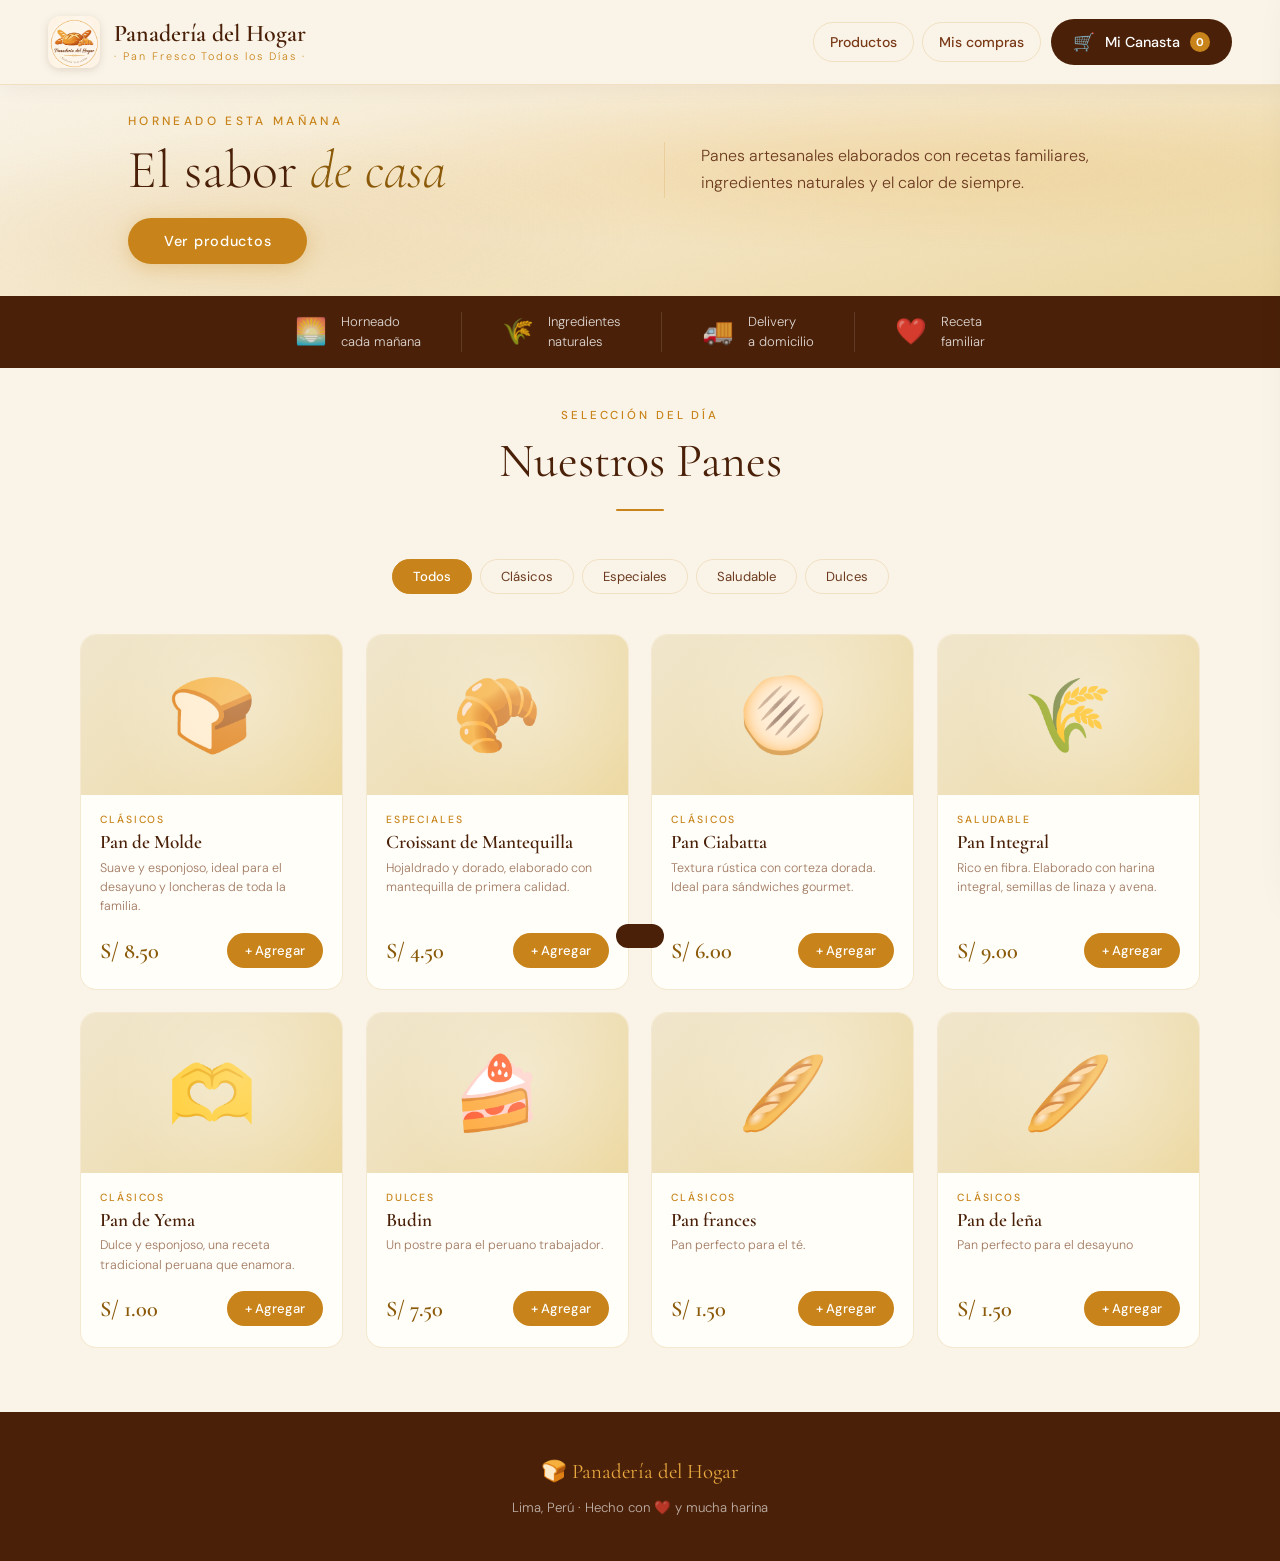
<file: index.html>
<!DOCTYPE html>
<html lang="es">

<head>
  <meta charset="UTF-8" />
  <meta name="viewport" content="width=device-width, initial-scale=1.0" />
  <title>Panadería del Hogar</title>
  <link rel="preconnect" href="https://fonts.googleapis.com" />
  <link
    href="https://fonts.googleapis.com/css2?family=Cormorant+Garamond:ital,wght@0,300;0,400;0,600;1,300;1,400&family=DM+Sans:wght@300;400;500&display=swap"
    rel="stylesheet" />
  <link rel="stylesheet" href="estilo.css" />
</head>

<body>

  <nav class="navbar navbar--sitio" aria-label="Principal">
    <a href="index.html" class="brand brand-link">
      <img src="img/logoPan.png" alt="Panadería del Hogar" class="brand-logo" width="52" height="52" decoding="async" />
      <div class="brand-text">
        <span class="brand-name">Panadería del Hogar</span>
        <span class="brand-sub">· Pan Fresco Todos los Días ·</span>
      </div>
    </a>
    <div class="navbar-end">
      <div class="nav-desktop-links">
        <a href="#productos" class="nav-link-historial">Productos</a>
        <a href="historial.html" class="nav-link-historial">Mis compras</a>
      </div>
      <button type="button" class="cart-trigger" id="cartTrigger" aria-label="Abrir carrito">
        <span class="cart-icon">🛒</span>
        <span class="cart-label">Mi Canasta</span>
        <span class="cart-badge" id="cartBadge">0</span>
      </button>
      <button type="button" class="nav-burger" id="navBurger" aria-label="Abrir menú"
        aria-expanded="false" aria-controls="navMobilePanel">
        <span class="nav-burger-bar" aria-hidden="true"></span>
        <span class="nav-burger-bar" aria-hidden="true"></span>
        <span class="nav-burger-bar" aria-hidden="true"></span>
      </button>
    </div>
  </nav>

  <div class="nav-mobile-backdrop" id="navBackdrop" aria-hidden="true"></div>
  <div class="nav-mobile-panel" id="navMobilePanel" role="dialog" aria-modal="true" aria-label="Menú de navegación" aria-hidden="true">
    <div class="nav-mobile-inner">
      <a href="index.html" class="nav-mobile-link nav-mobile-title">Inicio</a>
      <a href="#productos" class="nav-mobile-link">Productos</a>
      <a href="historial.html" class="nav-mobile-link">Mis compras</a>
    </div>
  </div>

  <!--HERO -->
  <header class="hero">
    <div class="hero-bg"></div>
    <div class="hero-grain"></div>

    <div class="hero-content">
      <p class="hero-eyebrow">Horneado esta mañana</p>
      <div class="hero-copy-row">
        <h1 class="hero-title">El sabor <em>de casa</em></h1>
        <p class="hero-desc">Panes artesanales elaborados con recetas familiares, ingredientes naturales y el calor de
          siempre.</p>
      </div>
      <a href="#productos" class="hero-cta">Ver productos</a>
    </div>
  </header>

  <!-- ░░ FEATURES ░░ -->
  <section class="features">
    <div class="feature-item">
      <span class="feature-ico">🌅</span>
      <p>Horneado<br />cada mañana</p>
    </div>
    <div class="feature-item">
      <span class="feature-ico">🌾</span>
      <p>Ingredientes<br />naturales</p>
    </div>
    <div class="feature-item">
      <span class="feature-ico">🚚</span>
      <p>Delivery<br />a domicilio</p>
    </div>
    <div class="feature-item">
      <span class="feature-ico">❤️</span>
      <p>Receta<br />familiar</p>
    </div>
  </section>

  <!-- ░░ PRODUCTOS ░░ -->
  <section class="productos-section" id="productos">
    <div class="section-header">
      <span class="section-eyebrow">Selección del día</span>
      <h2 class="section-title">Nuestros Panes</h2>
      <div class="section-rule"></div>
    </div>

    <!-- FILTROS -->
    <div class="filtros" id="filtros">
      <button class="filtro active" data-cat="todos">Todos</button>
      <button class="filtro" data-cat="Clásicos">Clásicos</button>
      <button class="filtro" data-cat="Especiales">Especiales</button>
      <button class="filtro" data-cat="Saludable">Saludable</button>
      <button class="filtro" data-cat="Dulces">Dulces</button>
    </div>

    <div class="products-grid" id="productsGrid">
      <!-- Cards generadas por JS -->
    </div>
  </section>

  <!-- ░░ FOOTER ░░ -->
  <footer class="site-footer">
    <span class="footer-logo">🍞 Panadería del Hogar</span>
    <p>Lima, Perú · Hecho con ❤️ y mucha harina</p>
  </footer>

  <!-- ░░ CARRITO SIDEBAR ░░ -->
  <div class="cart-overlay" id="cartOverlay"></div>
  <aside class="cart-sidebar" id="cartSidebar">
    <div class="cart-header">
      <h3 class="cart-title">🛒 Tu Canasta</h3>
      <button class="cart-close" id="cartClose">✕</button>
    </div>

    <div class="cart-body" id="cartBody">
      <div class="cart-empty-state">
        <span>🧺</span>
        <p>Tu canasta está vacía.<br />¡Agrega panes fresquitos!</p>
      </div>
    </div>

    <div class="cart-footer" id="cartFooter" style="display:none">
      <div class="cart-subtotal">
        <span>Subtotal</span>
        <span id="cartSubtotal">S/ 0.00</span>
      </div>
      <div class="cart-total-row">
        <span>Total</span>
        <span id="cartTotal">S/ 0.00</span>
      </div>
      <button class="pay-btn" id="payBtn">
        <span class="pay-icon">💳</span> Pagar ahora
      </button>
    </div>
  </aside>

  <!-- ░░ MODAL PAGO ░░ -->
  <div class="pay-modal" id="payModal">
    <div class="pay-modal-box">
      <div class="check-ring" id="checkRing">
        <svg class="check-svg" viewBox="0 0 60 60" fill="none" xmlns="http://www.w3.org/2000/svg">
          <circle class="check-circle" cx="30" cy="30" r="27" stroke="#27ae60" stroke-width="3" />
          <polyline class="check-mark" points="17,31 26,40 44,22" stroke="#27ae60" stroke-width="3.5"
            stroke-linecap="round" stroke-linejoin="round" />
        </svg>
      </div>
      <h2 class="pay-modal-title" id="payModalTitle">¡Pago realizado!</h2>
      <p class="pay-modal-msg" id="payModalMsg">Tu pedido fue registrado con éxito.<br />¡Gracias por elegirnos! 🍞</p>
      <button class="pay-modal-close" id="payModalClose">Continuar comprando</button>
    </div>
  </div>

  <!-- ░░ TOAST ░░ -->
  <div class="toast" id="toast"></div>

  <script src="funciones.js"></script>
</body>

</html>
</file>
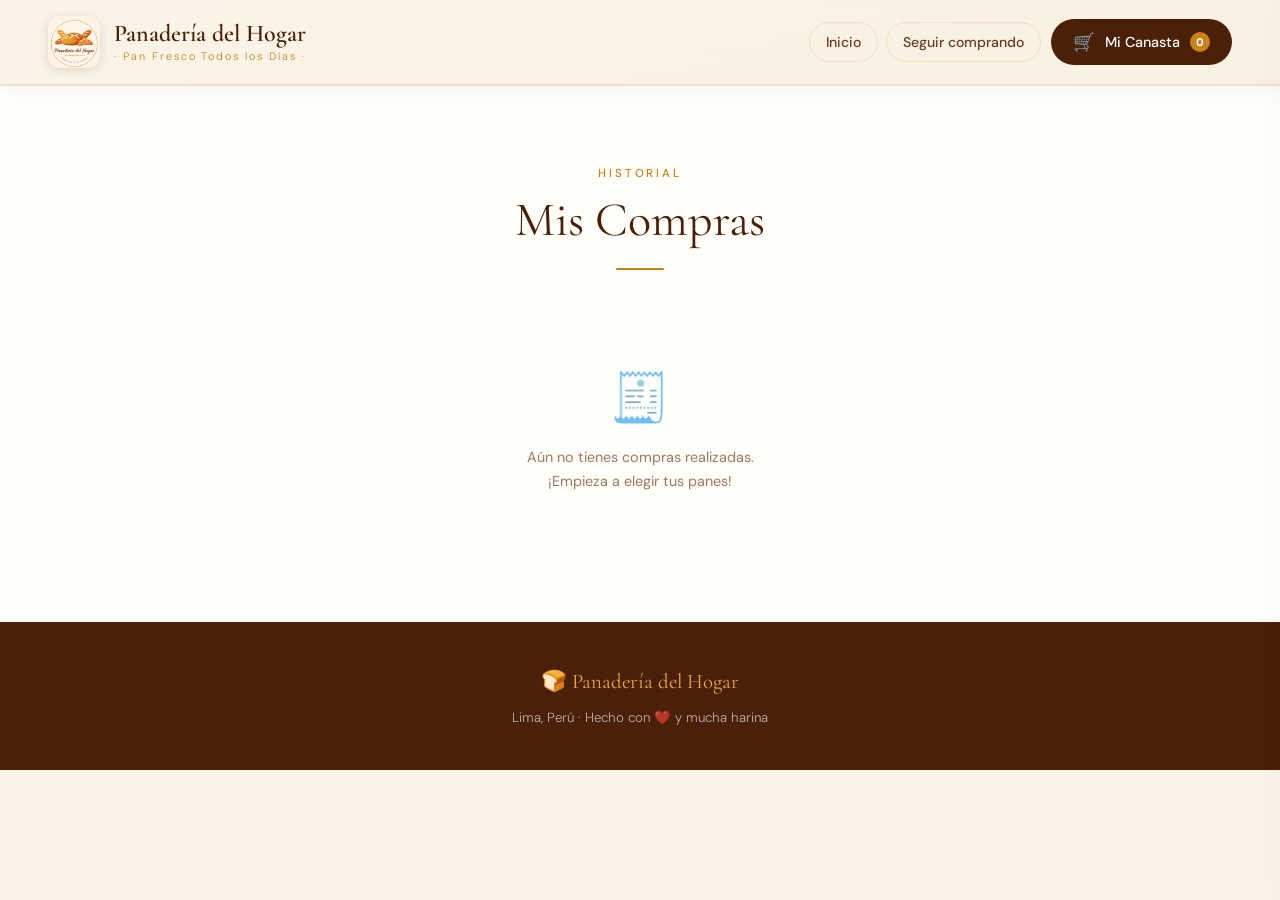
<file: historial.html>
<!DOCTYPE html>
<html lang="es">

<head>
  <meta charset="UTF-8" />
  <meta name="viewport" content="width=device-width, initial-scale=1.0" />
  <title>Mis compras — Panadería del Hogar</title>
  <link rel="preconnect" href="https://fonts.googleapis.com" />
  <link
    href="https://fonts.googleapis.com/css2?family=Cormorant+Garamond:ital,wght@0,300;0,400;0,600;1,300;1,400&family=DM+Sans:wght@300;400;500&display=swap"
    rel="stylesheet" />
  <link rel="stylesheet" href="estilo.css" />
</head>

<body class="page-historial">

  <header class="historial-header">
    <nav class="navbar" aria-label="Principal">
      <a href="index.html" class="brand brand-link">
        <img src="img/logoPan.png" alt="Panadería del Hogar" class="brand-logo" width="52" height="52" decoding="async" />
        <div class="brand-text">
          <span class="brand-name">Panadería del Hogar</span>
          <span class="brand-sub">· Pan Fresco Todos los Días ·</span>
        </div>
      </a>
      <div class="navbar-end">
        <div class="nav-desktop-links">
          <a href="index.html" class="nav-link-historial nav-link-historial--muted">Inicio</a>
          <a href="index.html#productos" class="nav-link-historial nav-link-historial--muted">Seguir comprando</a>
        </div>
        <button type="button" class="cart-trigger" id="cartTrigger" aria-label="Abrir carrito">
          <span class="cart-icon">🛒</span>
          <span class="cart-label">Mi Canasta</span>
          <span class="cart-badge" id="cartBadge">0</span>
        </button>
        <button type="button" class="nav-burger" id="navBurger" aria-label="Abrir menú"
          aria-expanded="false" aria-controls="navMobilePanel">
          <span class="nav-burger-bar" aria-hidden="true"></span>
          <span class="nav-burger-bar" aria-hidden="true"></span>
          <span class="nav-burger-bar" aria-hidden="true"></span>
        </button>
      </div>
    </nav>

    <div class="nav-mobile-backdrop" id="navBackdrop" aria-hidden="true"></div>
    <div class="nav-mobile-panel" id="navMobilePanel" role="dialog" aria-modal="true" aria-label="Menú de navegación" aria-hidden="true">
      <div class="nav-mobile-inner">
        <a href="index.html" class="nav-mobile-link">Inicio</a>
        <a href="index.html#productos" class="nav-mobile-link">Seguir comprando</a>
        <span class="nav-mobile-link nav-mobile-current" aria-current="page">Mis compras</span>
      </div>
    </div>
  </header>

  <main class="historial-main">
    <section class="compras-section" id="comprasSection">
      <div class="section-header">
        <span class="section-eyebrow">Historial</span>
        <h2 class="section-title">Mis Compras</h2>
        <div class="section-rule"></div>
      </div>
      <div class="compras-empty" id="comprasEmpty">
        <span class="compras-empty-icon">🧾</span>
        <p>Aún no tienes compras realizadas.<br />¡Empieza a elegir tus panes!</p>
      </div>
      <div class="compras-list" id="comprasList"></div>
    </section>
  </main>

  <footer class="site-footer">
    <span class="footer-logo">🍞 Panadería del Hogar</span>
    <p>Lima, Perú · Hecho con ❤️ y mucha harina</p>
  </footer>

  <div class="cart-overlay" id="cartOverlay"></div>
  <aside class="cart-sidebar" id="cartSidebar">
    <div class="cart-header">
      <h3 class="cart-title">🛒 Tu Canasta</h3>
      <button class="cart-close" id="cartClose">✕</button>
    </div>

    <div class="cart-body" id="cartBody">
      <div class="cart-empty-state">
        <span>🧺</span>
        <p>Tu canasta está vacía.<br />¡Agrega panes fresquitos!</p>
      </div>
    </div>

    <div class="cart-footer" id="cartFooter" style="display:none">
      <div class="cart-subtotal">
        <span>Subtotal</span>
        <span id="cartSubtotal">S/ 0.00</span>
      </div>
      <div class="cart-total-row">
        <span>Total</span>
        <span id="cartTotal">S/ 0.00</span>
      </div>
      <button class="pay-btn" id="payBtn">
        <span class="pay-icon">💳</span> Pagar ahora
      </button>
    </div>
  </aside>

  <div class="pay-modal" id="payModal">
    <div class="pay-modal-box">
      <div class="check-ring" id="checkRing">
        <svg class="check-svg" viewBox="0 0 60 60" fill="none" xmlns="http://www.w3.org/2000/svg">
          <circle class="check-circle" cx="30" cy="30" r="27" stroke="#27ae60" stroke-width="3" />
          <polyline class="check-mark" points="17,31 26,40 44,22" stroke="#27ae60" stroke-width="3.5"
            stroke-linecap="round" stroke-linejoin="round" />
        </svg>
      </div>
      <h2 class="pay-modal-title" id="payModalTitle">¡Pago realizado!</h2>
      <p class="pay-modal-msg" id="payModalMsg">Tu pedido fue registrado con éxito.<br />¡Gracias por elegirnos! 🍞</p>
      <button class="pay-modal-close" id="payModalClose">Ver historial</button>
    </div>
  </div>

  <div class="toast" id="toast"></div>

  <script src="funciones.js"></script>
</body>

</html>
</file>
<file: estilo.css>
/* ═══════════════════════════════════════════════
   PANADERÍA DEL HOGAR — estilo.css
   Aesthetic: Warm artisan luxury · Cream & Gold
═══════════════════════════════════════════════ */

/* ── TOKENS ── */
:root {
  --cream:       #FAF4E8;
  --cream-dark:  #F0E6CC;
  --ivory:       #FFFEF9;
  --gold:        #C8841A;
  --gold-light:  #E8A940;
  --gold-dark:   #8B5A0A;
  --brown:       #4A2008;
  --brown-mid:   #7A3A18;
  --brown-light: #C4855A;
  --text:        #2A1608;
  --text-mid:    #6B3A1F;
  --text-muted:  #A07860;
  --border:      rgba(200,132,26,0.18);
  --shadow:      0 4px 24px rgba(74,32,8,0.10);
  --shadow-lg:   0 12px 48px rgba(74,32,8,0.15);
  --radius:      16px;
  --radius-sm:   10px;
  --green:       #27ae60;
}

/* ── RESET & BASE ── */
*, *::before, *::after { margin: 0; padding: 0; box-sizing: border-box; }

html { scroll-behavior: smooth; }

body {
  font-family: 'DM Sans', sans-serif;
  background: var(--cream);
  color: var(--text);
  min-height: 100vh;
  overflow-x: hidden;
}

/* ══════════════════════════════════════════
   HERO
══════════════════════════════════════════ */
.hero {
  position: relative;
  min-height: 0;
  display: flex;
  flex-direction: column;
  overflow: hidden;
}

.navbar--sitio {
  background: rgba(250, 244, 232, 0.96);
}

.hero-bg {
  position: absolute;
  inset: 0;
  background:
    radial-gradient(ellipse 80% 60% at 70% 40%, rgba(232,169,64,0.22) 0%, transparent 65%),
    radial-gradient(ellipse 50% 80% at 20% 70%, rgba(200,132,26,0.12) 0%, transparent 60%),
    linear-gradient(165deg, #FAF4E8 0%, #F5E6C4 55%, #EDD9A3 100%);
  z-index: 0;
}

.hero-grain {
  position: absolute;
  inset: 0;
  background-image: url("data:image/svg+xml,%3Csvg viewBox='0 0 256 256' xmlns='http://www.w3.org/2000/svg'%3E%3Cfilter id='noise'%3E%3CfeTurbulence type='fractalNoise' baseFrequency='0.9' numOctaves='4' stitchTiles='stitch'/%3E%3C/filter%3E%3Crect width='100%25' height='100%25' filter='url(%23noise)' opacity='0.04'/%3E%3C/svg%3E");
  background-size: 200px;
  z-index: 1;
  pointer-events: none;
}

/* ── NAVBAR ── */
.navbar {
  position: sticky;
  top: 0;
  z-index: 100;
  display: flex;
  align-items: center;
  justify-content: space-between;
  gap: 1rem;
  padding: 1rem 3rem;
  background: rgba(250, 244, 232, 0.92);
  backdrop-filter: blur(14px);
  -webkit-backdrop-filter: blur(14px);
  border-bottom: 1px solid var(--border);
  box-shadow: 0 2px 20px rgba(74, 32, 8, 0.06);
}

.brand {
  display: flex;
  align-items: center;
  gap: 14px;
}

.brand-link {
  text-decoration: none;
  color: inherit;
  min-width: 0;
}

.brand-logo {
  width: 52px;
  height: 52px;
  object-fit: contain;
  flex-shrink: 0;
  border-radius: 12px;
  display: block;
  /* Ayuda si el fondo del PNG/SVG es muy parecido al de la barra */
  box-shadow: 0 2px 8px rgba(74, 32, 8, 0.15);
}

.navbar-end {
  display: flex;
  align-items: center;
  gap: 10px;
  flex-shrink: 0;
}

.nav-desktop-links {
  display: flex;
  align-items: center;
  gap: 8px;
  flex-wrap: wrap;
  justify-content: flex-end;
}

/* ── Menú hamburguesa (móvil) ── */
.nav-burger {
  display: none;
  flex-direction: column;
  justify-content: center;
  gap: 5px;
  width: 44px;
  height: 44px;
  padding: 0;
  border: none;
  border-radius: 12px;
  background: rgba(200, 132, 26, 0.12);
  cursor: pointer;
  flex-shrink: 0;
  transition: background 0.2s;
}

.nav-burger:hover {
  background: rgba(200, 132, 26, 0.22);
}

.nav-burger-bar {
  display: block;
  width: 22px;
  height: 2px;
  margin: 0 auto;
  background: var(--brown);
  border-radius: 1px;
  transition: transform 0.25s ease, opacity 0.2s ease;
}

body.nav-mobile-open .nav-burger-bar:nth-child(1) {
  transform: translateY(7px) rotate(45deg);
}

body.nav-mobile-open .nav-burger-bar:nth-child(2) {
  opacity: 0;
  transform: scaleX(0);
}

body.nav-mobile-open .nav-burger-bar:nth-child(3) {
  transform: translateY(-7px) rotate(-45deg);
}

.nav-mobile-backdrop {
  position: fixed;
  left: 0;
  right: 0;
  bottom: 0;
  top: var(--navbar-h, 72px);
  z-index: 90;
  background: rgba(42, 22, 8, 0.45);
  opacity: 0;
  visibility: hidden;
  pointer-events: none;
  transition: opacity 0.25s ease, visibility 0.25s ease;
  backdrop-filter: blur(3px);
}

body.nav-mobile-open .nav-mobile-backdrop {
  opacity: 1;
  visibility: visible;
  pointer-events: auto;
}

.nav-mobile-panel {
  position: fixed;
  top: var(--navbar-h, 72px);
  right: 0;
  bottom: 0;
  width: min(300px, 88vw);
  z-index: 95;
  background: var(--ivory);
  box-shadow: -10px 0 40px rgba(74, 32, 8, 0.18);
  border-left: 1px solid var(--border);
  transform: translateX(100%);
  visibility: hidden;
  pointer-events: none;
  transition: transform 0.28s cubic-bezier(0.4, 0, 0.2, 1), visibility 0.28s;
  overflow-y: auto;
  padding: 0.5rem 0 1.5rem;
}

body.nav-mobile-open .nav-mobile-panel {
  transform: translateX(0);
  visibility: visible;
  pointer-events: auto;
}

.nav-mobile-inner {
  display: flex;
  flex-direction: column;
  padding: 0.5rem 0;
}

.nav-mobile-link {
  font-family: 'DM Sans', sans-serif;
  font-size: 1rem;
  font-weight: 500;
  color: var(--brown);
  text-decoration: none;
  padding: 14px 1.5rem;
  border-bottom: 1px solid var(--border);
  transition: background 0.15s, color 0.15s;
}

.nav-mobile-link:hover {
  background: rgba(232, 169, 64, 0.1);
  color: var(--gold-dark);
}

.nav-mobile-title {
  font-family: 'Cormorant Garamond', serif;
  font-size: 1.15rem;
}

.nav-mobile-current {
  color: var(--gold-dark);
  font-weight: 600;
  cursor: default;
}

.nav-link-historial {
  font-family: 'DM Sans', sans-serif;
  font-size: 0.88rem;
  font-weight: 500;
  color: var(--brown-mid);
  text-decoration: none;
  padding: 10px 16px;
  border-radius: 30px;
  border: 1px solid var(--border);
  transition: border-color 0.2s, color 0.2s, background 0.2s;
}

.nav-link-historial:hover {
  border-color: var(--gold);
  color: var(--gold-dark);
  background: rgba(232, 169, 64, 0.08);
}

.nav-link-historial--muted {
  color: var(--text-mid);
}

.page-historial .historial-header {
  background: linear-gradient(165deg, #FAF4E8 0%, #F5E6C4 50%, #EDD9A3 100%);
}

.page-historial .historial-main {
  background: var(--ivory);
  min-height: 50vh;
}

.brand-text {
  display: flex;
  flex-direction: column;
}

.brand-name {
  font-family: 'Cormorant Garamond', serif;
  font-size: 1.5rem;
  font-weight: 600;
  color: var(--brown);
  line-height: 1.1;
}

.brand-sub {
  font-size: 0.68rem;
  letter-spacing: 0.18em;
  color: var(--gold);
  font-weight: 300;
  margin-top: 2px;
}

/* ── CART TRIGGER ── */
.cart-trigger {
  display: flex;
  align-items: center;
  gap: 10px;
  background: var(--brown);
  color: #fff;
  border: none;
  padding: 12px 22px;
  border-radius: 40px;
  cursor: pointer;
  font-family: 'DM Sans', sans-serif;
  font-size: 0.9rem;
  font-weight: 500;
  transition: background 0.2s, transform 0.15s;
  position: relative;
}

.cart-trigger:hover { background: var(--gold-dark); transform: translateY(-1px); }
.cart-icon { font-size: 1.1rem; }

.cart-badge {
  background: var(--gold);
  color: #fff;
  border-radius: 50%;
  width: 20px;
  height: 20px;
  font-size: 0.7rem;
  font-weight: 700;
  display: flex;
  align-items: center;
  justify-content: center;
  transition: transform 0.2s;
}

.cart-badge.pop { transform: scale(1.4); }

/* ── HERO CONTENT ── */
.hero-content {
  position: relative;
  z-index: 5;
  flex: none;
  display: flex;
  flex-direction: column;
  justify-content: flex-start;
  align-items: stretch;
  padding: 1.75rem 3rem 2rem;
  width: 100%;
  max-width: 1120px;
  margin-left: auto;
  margin-right: auto;
}

.hero-copy-row {
  display: flex;
  flex-direction: column;
  gap: 0.85rem;
}

.hero-eyebrow {
  font-size: 0.75rem;
  letter-spacing: 0.28em;
  text-transform: uppercase;
  color: var(--gold);
  font-weight: 500;
  margin-bottom: 0.65rem;
}

.hero-title {
  font-family: 'Cormorant Garamond', serif;
  font-size: clamp(2.15rem, 5.5vw, 3.6rem);
  line-height: 1.08;
  color: var(--brown);
  font-weight: 300;
  margin-bottom: 0;
}

.hero-title em {
  font-style: italic;
  color: var(--gold-dark);
}

.hero-desc {
  font-size: 0.95rem;
  color: var(--text-mid);
  line-height: 1.65;
  max-width: 420px;
  font-weight: 300;
  margin-bottom: 0;
}

.hero-cta {
  display: inline-block;
  background: var(--gold);
  color: #fff;
  padding: 14px 36px;
  border-radius: 40px;
  text-decoration: none;
  font-size: 0.9rem;
  font-weight: 500;
  letter-spacing: 0.05em;
  transition: background 0.2s, transform 0.15s, box-shadow 0.2s;
  align-self: flex-start;
  margin-top: 1.25rem;
  box-shadow: 0 4px 20px rgba(200,132,26,0.3);
}

@media (min-width: 900px) {
  .hero-copy-row {
    flex-direction: row;
    align-items: flex-start;
    gap: 3rem;
    margin-top: 0.15rem;
  }

  .hero-title {
    flex: 1 1 48%;
    min-width: 0;
    font-size: clamp(2.75rem, 4.2vw, 4.25rem);
    line-height: 1.05;
  }

  .hero-desc {
    flex: 1 1 48%;
    min-width: 0;
    max-width: none;
    padding-left: 2.25rem;
    border-left: 1px solid var(--border);
    font-size: 1rem;
    line-height: 1.7;
    align-self: stretch;
  }
}

@media (max-width: 899px) {
  .hero-copy-row {
    margin-bottom: 0;
  }

  .hero-desc {
    max-width: 36rem;
  }
}

.hero-cta:hover {
  background: var(--gold-dark);
  transform: translateY(-2px);
  box-shadow: 0 8px 28px rgba(200,132,26,0.4);
}

/* ══════════════════════════════════════════
   FEATURES STRIP
══════════════════════════════════════════ */
.features {
  display: flex;
  justify-content: center;
  gap: 0;
  background: var(--brown);
  padding: 1rem 2rem;
}

.feature-item {
  display: flex;
  align-items: center;
  gap: 14px;
  padding: 0 2.5rem;
  border-right: 1px solid rgba(255,255,255,0.12);
  color: rgba(255,255,255,0.82);
  font-size: 0.82rem;
  line-height: 1.5;
  font-weight: 300;
}

.feature-item:last-child { border-right: none; }
.feature-ico { font-size: 1.6rem; flex-shrink: 0; }

/* ══════════════════════════════════════════
   SECTION COMMONS
══════════════════════════════════════════ */
.productos-section,
.compras-section {
  max-width: 1200px;
  margin: 0 auto;
  padding: 5rem 2.5rem;
}

/* Hero compacto: productos más arriba en la primera pantalla */
.productos-section {
  padding-top: 2.5rem;
  padding-bottom: 4rem;
}

.section-header {
  text-align: center;
  margin-bottom: 3rem;
}

.section-eyebrow {
  font-size: 0.72rem;
  letter-spacing: 0.25em;
  text-transform: uppercase;
  color: var(--gold);
  font-weight: 500;
  display: block;
  margin-bottom: 0.6rem;
}

.section-title {
  font-family: 'Cormorant Garamond', serif;
  font-size: clamp(2rem, 4vw, 3rem);
  color: var(--brown);
  font-weight: 400;
}

.section-rule {
  width: 48px;
  height: 2px;
  background: var(--gold);
  margin: 1.2rem auto 0;
  border-radius: 2px;
}

/* ══════════════════════════════════════════
   FILTROS
══════════════════════════════════════════ */
.filtros {
  display: flex;
  flex-wrap: wrap;
  gap: 8px;
  justify-content: center;
  margin-bottom: 2.5rem;
}

.filtro {
  background: none;
  border: 1px solid var(--border);
  padding: 8px 20px;
  border-radius: 30px;
  cursor: pointer;
  font-family: 'DM Sans', sans-serif;
  font-size: 0.82rem;
  color: var(--text-mid);
  transition: all 0.2s;
  font-weight: 400;
}

.filtro:hover { border-color: var(--gold); color: var(--gold); }

.filtro.active {
  background: var(--gold);
  border-color: var(--gold);
  color: #fff;
  font-weight: 500;
}

/* ══════════════════════════════════════════
   PRODUCT GRID & CARDS
══════════════════════════════════════════ */
.products-grid {
  display: grid;
  grid-template-columns: repeat(auto-fill, minmax(250px, 1fr));
  gap: 1.4rem;
}

.product-card {
  background: var(--ivory);
  border: 1px solid var(--border);
  border-radius: var(--radius);
  overflow: hidden;
  display: flex;
  flex-direction: column;
  transition: transform 0.25s, box-shadow 0.25s;
  animation: fadeUp 0.4s ease both;
}

@keyframes fadeUp {
  from { opacity: 0; transform: translateY(20px); }
  to   { opacity: 1; transform: translateY(0); }
}

.product-card:hover {
  transform: translateY(-5px);
  box-shadow: var(--shadow-lg);
}

.product-thumb {
  height: 160px;
  display: flex;
  align-items: center;
  justify-content: center;
  font-size: 4.5rem;
  background: linear-gradient(135deg, var(--cream-dark) 0%, #EDD9A3 100%);
  position: relative;
  overflow: hidden;
}

.product-thumb::after {
  content: '';
  position: absolute;
  inset: 0;
  background: radial-gradient(circle at 60% 40%, rgba(255,255,255,0.3), transparent 70%);
}

.product-body {
  padding: 1.1rem 1.2rem 1.3rem;
  display: flex;
  flex-direction: column;
  flex: 1;
}

.product-cat {
  font-size: 0.65rem;
  letter-spacing: 0.18em;
  text-transform: uppercase;
  color: var(--gold);
  font-weight: 500;
  margin-bottom: 4px;
}

.product-name {
  font-family: 'Cormorant Garamond', serif;
  font-size: 1.2rem;
  color: var(--brown);
  font-weight: 600;
  margin-bottom: 0.3rem;
}

.product-desc {
  font-size: 0.78rem;
  color: var(--text-muted);
  line-height: 1.55;
  flex: 1;
  margin-bottom: 1rem;
  font-weight: 300;
}

.product-row {
  display: flex;
  align-items: center;
  justify-content: space-between;
}

.product-price {
  font-family: 'Cormorant Garamond', serif;
  font-size: 1.4rem;
  color: var(--gold-dark);
  font-weight: 600;
}

/* ── QTY CONTROL inline on card ── */
.qty-inline {
  display: flex;
  align-items: center;
  gap: 8px;
}

.qty-btn {
  width: 28px;
  height: 28px;
  border-radius: 50%;
  border: 1px solid var(--border);
  background: var(--cream);
  cursor: pointer;
  font-size: 1rem;
  color: var(--brown);
  display: flex;
  align-items: center;
  justify-content: center;
  transition: background 0.15s, border-color 0.15s;
  line-height: 1;
}

.qty-btn:hover { background: var(--gold); border-color: var(--gold); color: #fff; }

.qty-num {
  font-weight: 700;
  font-size: 0.9rem;
  min-width: 20px;
  text-align: center;
  color: var(--text);
}

.add-to-cart-btn {
  background: var(--gold);
  color: #fff;
  border: none;
  padding: 9px 18px;
  border-radius: 30px;
  cursor: pointer;
  font-family: 'DM Sans', sans-serif;
  font-size: 0.82rem;
  font-weight: 500;
  transition: background 0.18s, transform 0.12s;
}

.add-to-cart-btn:hover { background: var(--brown); }
.add-to-cart-btn:active { transform: scale(0.95); }

/* ══════════════════════════════════════════
   CARRITO SIDEBAR
══════════════════════════════════════════ */
.cart-overlay {
  display: none;
  position: fixed;
  inset: 0;
  background: rgba(42,22,8,0.45);
  z-index: 300;
  backdrop-filter: blur(3px);
}

.cart-overlay.open { display: block; }

.cart-sidebar {
  position: fixed;
  top: 0;
  right: -460px;
  width: 420px;
  max-width: 100vw;
  height: 100%;
  background: var(--ivory);
  z-index: 301;
  display: flex;
  flex-direction: column;
  transition: right 0.32s cubic-bezier(0.4,0,0.2,1);
  box-shadow: -8px 0 48px rgba(42,22,8,0.18);
}

.cart-sidebar.open { right: 0; }

.cart-header {
  display: flex;
  align-items: center;
  justify-content: space-between;
  padding: 1.4rem 1.6rem;
  border-bottom: 1px solid var(--border);
}

.cart-title {
  font-family: 'Cormorant Garamond', serif;
  font-size: 1.5rem;
  color: var(--brown);
  font-weight: 400;
}

.cart-close {
  background: none;
  border: none;
  font-size: 1.3rem;
  cursor: pointer;
  color: var(--text-muted);
  padding: 6px 10px;
  border-radius: 8px;
  transition: background 0.15s;
}

.cart-close:hover { background: var(--cream); color: var(--brown); }

.cart-body {
  flex: 1;
  overflow-y: auto;
  padding: 1rem 1.6rem;
}

/* Scrollbar */
.cart-body::-webkit-scrollbar { width: 4px; }
.cart-body::-webkit-scrollbar-track { background: transparent; }
.cart-body::-webkit-scrollbar-thumb { background: var(--border); border-radius: 4px; }

.cart-empty-state {
  display: flex;
  flex-direction: column;
  align-items: center;
  justify-content: center;
  height: 100%;
  min-height: 200px;
  gap: 1rem;
  text-align: center;
  color: var(--text-muted);
  font-size: 0.9rem;
  line-height: 1.6;
}

.cart-empty-state span { font-size: 3rem; }

/* ── CART ITEM ── */
.cart-item {
  display: flex;
  align-items: center;
  gap: 12px;
  padding: 1rem 0;
  border-bottom: 1px solid var(--border);
  animation: slideIn 0.2s ease;
}

@keyframes slideIn {
  from { opacity: 0; transform: translateX(10px); }
  to   { opacity: 1; transform: translateX(0); }
}

.cart-item-emoji { font-size: 2rem; width: 44px; text-align: center; flex-shrink: 0; }

.cart-item-info { flex: 1; min-width: 0; }

.cart-item-name {
  font-family: 'Cormorant Garamond', serif;
  font-size: 1rem;
  color: var(--brown);
  white-space: nowrap;
  overflow: hidden;
  text-overflow: ellipsis;
  font-weight: 600;
}

.cart-item-price { font-size: 0.8rem; color: var(--text-muted); margin-top: 2px; }

.cart-item-controls {
  display: flex;
  align-items: center;
  gap: 7px;
  flex-shrink: 0;
}

.cart-qty-btn {
  width: 24px;
  height: 24px;
  border-radius: 50%;
  border: 1px solid var(--border);
  background: var(--cream);
  cursor: pointer;
  font-size: 1rem;
  color: var(--brown);
  display: flex;
  align-items: center;
  justify-content: center;
  transition: background 0.15s;
  line-height: 1;
}

.cart-qty-btn:hover { background: var(--gold-light); border-color: var(--gold-light); color: #fff; }

.cart-qty-num {
  font-weight: 700;
  font-size: 0.85rem;
  min-width: 18px;
  text-align: center;
}

.cart-item-total {
  font-family: 'Cormorant Garamond', serif;
  font-size: 1rem;
  color: var(--gold-dark);
  font-weight: 600;
  min-width: 52px;
  text-align: right;
}

/* ── CART FOOTER ── */
.cart-footer {
  padding: 1.4rem 1.6rem;
  border-top: 1px solid var(--border);
  background: var(--ivory);
}

.cart-subtotal {
  display: flex;
  justify-content: space-between;
  font-size: 0.83rem;
  color: var(--text-muted);
  margin-bottom: 6px;
}

.cart-total-row {
  display: flex;
  justify-content: space-between;
  font-family: 'Cormorant Garamond', serif;
  font-size: 1.35rem;
  color: var(--brown);
  font-weight: 600;
  margin-bottom: 1.2rem;
}

/* ── PAY BUTTON ── */
.pay-btn {
  width: 100%;
  background: var(--brown);
  color: #fff;
  border: none;
  padding: 16px;
  border-radius: 40px;
  cursor: pointer;
  font-family: 'DM Sans', sans-serif;
  font-size: 1rem;
  font-weight: 500;
  letter-spacing: 0.04em;
  display: flex;
  align-items: center;
  justify-content: center;
  gap: 10px;
  transition: background 0.2s, transform 0.15s, box-shadow 0.2s;
  box-shadow: 0 4px 20px rgba(74,32,8,0.25);
}

.pay-btn:hover {
  background: var(--gold-dark);
  transform: translateY(-1px);
  box-shadow: 0 8px 28px rgba(74,32,8,0.3);
}

.pay-btn:active { transform: scale(0.97); }
.pay-icon { font-size: 1.1rem; }

/* ══════════════════════════════════════════
   MODAL DE PAGO
══════════════════════════════════════════ */
.pay-modal {
  display: none;
  position: fixed;
  inset: 0;
  background: rgba(42,22,8,0.55);
  z-index: 500;
  align-items: center;
  justify-content: center;
  backdrop-filter: blur(6px);
}

.pay-modal.open { display: flex; }

.pay-modal-box {
  background: var(--ivory);
  border-radius: 24px;
  padding: 3rem 2.5rem;
  width: 380px;
  max-width: 92vw;
  text-align: center;
  animation: modalPop 0.35s cubic-bezier(0.34,1.56,0.64,1);
  box-shadow: 0 24px 80px rgba(42,22,8,0.28);
}

@keyframes modalPop {
  from { opacity: 0; transform: scale(0.75); }
  to   { opacity: 1; transform: scale(1); }
}

/* ── CHECK ANIMATION ── */
.check-ring {
  width: 88px;
  height: 88px;
  margin: 0 auto 1.5rem;
}

.check-svg { width: 100%; height: 100%; overflow: visible; }

.check-circle {
  stroke-dasharray: 170;
  stroke-dashoffset: 170;
  animation: drawCircle 0.5s ease 0.1s forwards;
  transform-origin: center;
}

.check-mark {
  stroke-dasharray: 50;
  stroke-dashoffset: 50;
  animation: drawCheck 0.4s ease 0.55s forwards;
}

@keyframes drawCircle {
  to { stroke-dashoffset: 0; }
}

@keyframes drawCheck {
  to { stroke-dashoffset: 0; }
}

.pay-modal-title {
  font-family: 'Cormorant Garamond', serif;
  font-size: 2rem;
  color: var(--brown);
  font-weight: 400;
  margin-bottom: 0.7rem;
  animation: fadeInUp 0.4s ease 0.8s both;
}

.pay-modal-msg {
  font-size: 0.9rem;
  color: var(--text-muted);
  line-height: 1.7;
  margin-bottom: 2rem;
  animation: fadeInUp 0.4s ease 0.95s both;
}

@keyframes fadeInUp {
  from { opacity: 0; transform: translateY(12px); }
  to   { opacity: 1; transform: translateY(0); }
}

.pay-modal-close {
  background: var(--gold);
  color: #fff;
  border: none;
  padding: 12px 32px;
  border-radius: 30px;
  cursor: pointer;
  font-family: 'DM Sans', sans-serif;
  font-size: 0.9rem;
  font-weight: 500;
  transition: background 0.2s;
  animation: fadeInUp 0.4s ease 1.1s both;
}

.pay-modal-close:hover { background: var(--gold-dark); }

/* ══════════════════════════════════════════
   COMPRAS HISTORIAL
══════════════════════════════════════════ */
.compras-section {
  border-top: 1px solid var(--border);
  background: var(--ivory);
  max-width: 100%;
  padding: 5rem 0;
}

.compras-section > * {
  max-width: 1200px;
  margin-left: auto;
  margin-right: auto;
  padding-left: 2.5rem;
  padding-right: 2.5rem;
}

.compras-section .section-header { padding-left: 0; padding-right: 0; }

.compras-empty {
  text-align: center;
  padding: 3rem 1rem;
  color: var(--text-muted);
}

.compras-empty-icon { font-size: 3rem; display: block; margin-bottom: 1rem; }
.compras-empty p { font-size: 0.9rem; line-height: 1.7; }

.compras-list {
  display: flex;
  flex-direction: column;
  gap: 1.2rem;
}

.compra-card {
  background: var(--cream);
  border: 1px solid var(--border);
  border-radius: var(--radius);
  padding: 1.3rem 1.6rem;
  display: flex;
  align-items: flex-start;
  justify-content: space-between;
  gap: 1rem;
  animation: fadeUp 0.35s ease both;
}

.compra-left { flex: 1; min-width: 0; }

.compra-fecha {
  font-size: 0.7rem;
  letter-spacing: 0.12em;
  text-transform: uppercase;
  color: var(--text-muted);
  margin-bottom: 6px;
}

.compra-items {
  font-size: 0.88rem;
  color: var(--text-mid);
  line-height: 1.6;
}

.compra-total {
  text-align: right;
  flex-shrink: 0;
}

.compra-total-label {
  font-size: 0.7rem;
  text-transform: uppercase;
  letter-spacing: 0.1em;
  color: var(--text-muted);
  display: block;
}

.compra-total-val {
  font-family: 'Cormorant Garamond', serif;
  font-size: 1.5rem;
  color: var(--gold-dark);
  font-weight: 600;
  display: block;
}

.compra-badge {
  display: inline-block;
  margin-top: 8px;
  background: #D4EDDA;
  color: #155724;
  font-size: 0.68rem;
  font-weight: 700;
  letter-spacing: 0.08em;
  text-transform: uppercase;
  padding: 3px 10px;
  border-radius: 20px;
}

/* ══════════════════════════════════════════
   TOAST
══════════════════════════════════════════ */
.toast {
  position: fixed;
  bottom: 2rem;
  left: 50%;
  transform: translateX(-50%) translateY(80px);
  background: var(--brown);
  color: #fff;
  padding: 12px 24px;
  border-radius: 30px;
  font-size: 0.88rem;
  z-index: 600;
  transition: transform 0.28s cubic-bezier(0.4,0,0.2,1);
  white-space: nowrap;
  pointer-events: none;
}

.toast.show { transform: translateX(-50%) translateY(0); }

/* ══════════════════════════════════════════
   FOOTER
══════════════════════════════════════════ */
.site-footer {
  background: var(--brown);
  color: rgba(255,255,255,0.65);
  text-align: center;
  padding: 2.5rem 2rem;
  font-size: 0.83rem;
  line-height: 1.9;
  font-weight: 300;
}

.footer-logo {
  display: block;
  font-family: 'Cormorant Garamond', serif;
  font-size: 1.3rem;
  color: var(--gold-light);
  font-weight: 400;
  margin-bottom: 4px;
}

/* ══════════════════════════════════════════
   RESPONSIVE
══════════════════════════════════════════ */
@media (max-width: 768px) {
  .navbar { padding: 0.85rem 1.25rem; }
  .nav-desktop-links { display: none; }
  .nav-burger { display: flex; }
  .nav-link-historial {
    font-size: 0.78rem;
    padding: 8px 12px;
  }
  .cart-label { display: none; }
  .hero-content { padding: 1.25rem 1.5rem 1.5rem; }
  .features { flex-wrap: wrap; padding: 1rem 1rem; gap: 0.5rem; }
  .feature-item { border-right: none; border-bottom: 1px solid rgba(255,255,255,0.1); padding: 0.8rem 1rem; width: 50%; }
  .feature-item:nth-child(odd) { border-right: 1px solid rgba(255,255,255,0.1); }
  .productos-section { padding: 1.5rem 1.2rem 2.5rem; }
  .compras-section { padding: 3rem 1.2rem; }
  .cart-sidebar { width: 100%; right: -100vw; }
}

@media (max-width: 480px) {
  .brand-name { font-size: 1.1rem; }
  .brand-sub { display: none; }
  .brand-logo { width: 44px; height: 44px; }
  .hero-title { font-size: 2.25rem; }
  .products-grid { grid-template-columns: 1fr; }
  .feature-item { width: 100%; border-right: none; }
}
</file>
